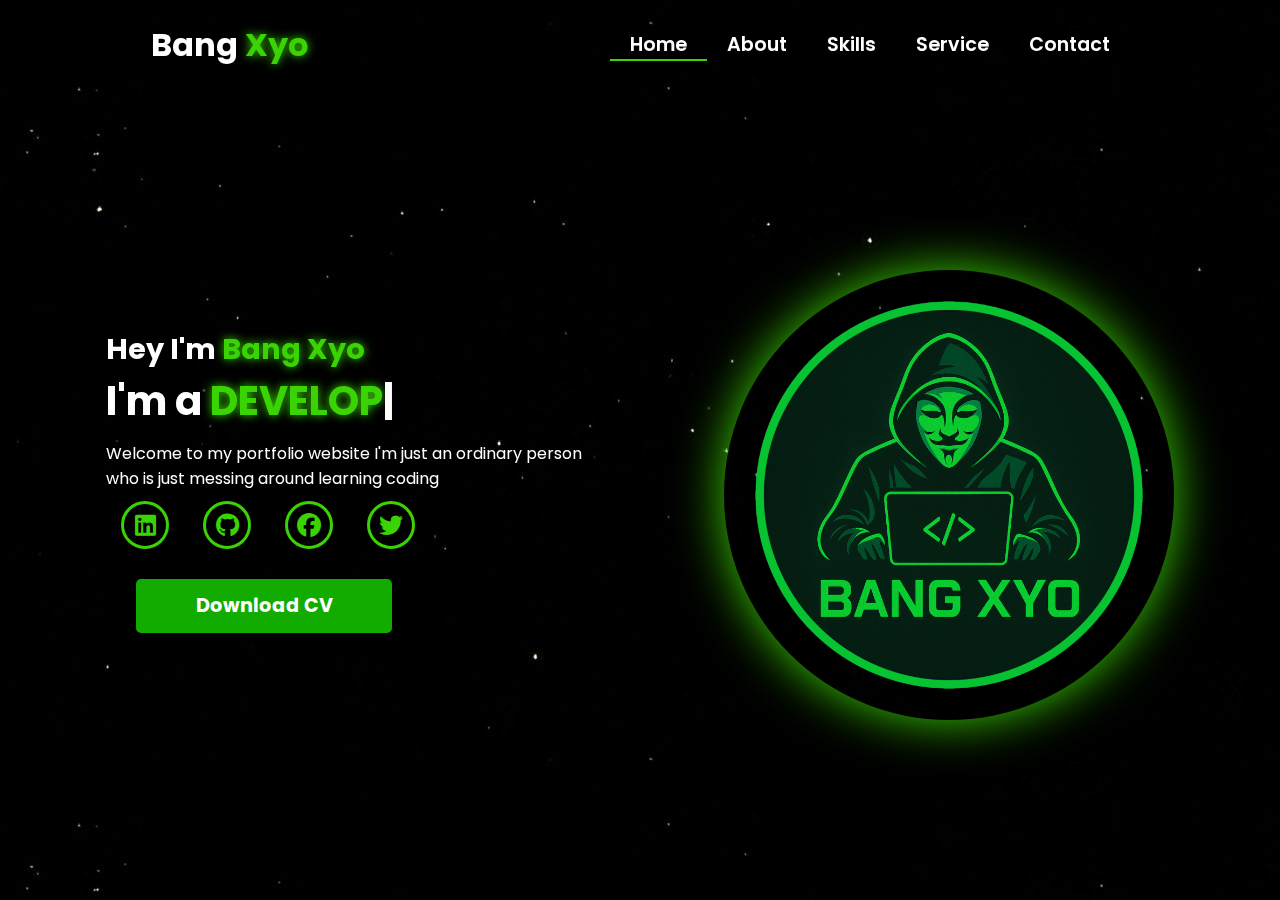
<file: index.html>
<!-- Subscrbe YouTube Tamzidan Mahdiyin  -->
<!DOCTYPE html>
<html lang="en">

<head>

    <!-- Pengaturan karakter encoding untuk mendukung semua karakter Unicode -->
    <meta charset="UTF-8">

    <!-- Pengaturan viewport untuk responsivitas pada perangkat mobile -->
    <meta name="viewport" content="width=device-width, initial-scale=1.0">

    <!-- 
      Import Font Awesome untuk ikon sosial media dan navigasi
      Versi 6.5.1 dipilih untuk fitur dan ikon terbaru 
    -->
    <link rel="stylesheet" href="https://cdnjs.cloudflare.com/ajax/libs/font-awesome/6.5.1/css/all.min.css">

    <!-- 
      Import AOS (Animate On Scroll) library
      Digunakan untuk membuat animasi scroll yang menarik 
    -->
    <link rel="stylesheet" href="https://unpkg.com/aos@next/dist/aos.css" />

    <!-- Import file CSS custom untuk styling tambahan -->
    <link rel="stylesheet" href="css/style.css">
    <title>Portfolio Website</title>
</head>

<body>

    <!-- 
      Navigation Section
      - Menggunakan sistem grid untuk layout
      - Includes logo dan menu navigasi
      - Responsive dengan hamburger menu untuk mobile 
    -->
    <nav>
        <div class="nav-container">

            <!-- 
              Logo dengan animasi zoom-in
              data-aos-duration: 1500ms untuk animasi yang smooth 
            -->
            <div class="logo" data-aos="zoom-in" data-aos-duration="1500">
                Bang <span>Xyo</span>
            </div>

            <!-- 
              Navigation Links
              - Menggunakan fade-up animation dengan delays bertingkat
              - Active class untuk halaman yang sedang aktif 
            -->
            <div class="links">
                <div class="link active" data-aos="fade-up" data-aos-duration="1500" data-aos-delay="100"><a
                        href="index.html">Home</a></div>
                <div class="link" data-aos="fade-up" data-aos-duration="1500" data-aos-delay="200"><a
                        href="about.html">About</a></div>
                <div class="link" data-aos="fade-up" data-aos-duration="1500" data-aos-delay="300"><a
                        href="skill.html">Skills</a></div>
                <div class="link" data-aos="fade-up" data-aos-duration="1500" data-aos-delay="400"><a
                        href="service.html">Service</a></div>
                <div class="link" data-aos="fade-up" data-aos-duration="1500" data-aos-delay="500"><a
                        href="contact.html">Contact</a></div>
            </div>
        </div>

        <!-- 
          Hamburger Menu Icon
          - Muncul pada tampilan mobile
          - Menggunakan Font Awesome icon
          - onClick handler untuk membuka menu 
        -->
        <i class="fa-solid fa-bars hamburg" onclick="hamburg()"></i>

        <!-- 
          Dropdown Menu untuk Mobile
          - Berisi link navigasi yang sama
          - Muncul ketika hamburger menu diklik
          - Includes tombol close (x) 
        -->
        <div class="dropdown">
            <div class="links">
                <a href="index.html">Home</a>
                <a href="about.html">About</a>
                <a href="skill.html">Skills</a>
                <a href="service.html">Service</a>
                <a href="contact.html">Contact</a>
                <i class="fa-solid fa-xmark cancel" onclick="cancel()"></i>
            </div>
        </div>
    </nav>

    <!-- 
      Main Content Section
      - Menggunakan grid untuk layout dua kolom
      - Includes teks intro dan gambar profil 
    -->
    <section>
        <div class="main-container">
            <!-- 
              Content Container
              - Berisi heading, typewriter effect, dan social links
              - Setiap elemen memiliki animasi AOS yang berbeda 
            -->
            <div class="content">
                <!-- Heading dengan fade-left animation -->
                <h1 data-aos="fade-left" data-aos-duration="1500" data-aos-delay="700">Hey I'm <span>Bang Xyo</span>
                </h1>

                <!-- 
                  Typewriter Effect
                  - Menggunakan JavaScript untuk animasi ketik
                  - Fade-right animation untuk container 
                -->
                <div data-aos="fade-right" data-aos-duration="1500" data-aos-delay="900" class="typewriter">I'm a <span
                        class="typewriter-text"></span><label for="">|</label></div>

                <!-- Paragraf deskripsi dengan flip-down animation -->
                <p data-aos="flip-down" data-aos-duration="1500" data-aos-delay="1100">Welcome to my portfolio website I'm just an ordinary person who is just messing around learning coding</p>

                <!-- 
                  Social Media Links
                  - Menggunakan Font Awesome icons
                  - Fade-up animation dengan delays bertingkat 
                -->
                <div class="social-links">
                    <a data-aos="fade-up" data-aos-duration="1500" data-aos-delay="1300"><i
                            class="fa-brands fa-linkedin"></i></a>
                    <a href="#" data-aos="fade-up" data-aos-duration="1500" data-aos-delay="1400"><i
                            class="fa-brands fa-github"></i></a>
                    <a href="#" data-aos="fade-up" data-aos-duration="1500" data-aos-delay="1500"><i
                            class="fa-brands fa-facebook"></i></a>
                    <a href="#" data-aos="fade-up" data-aos-duration="1500" data-aos-delay="1600"><i
                            class="fa-brands fa-twitter"></i></a>
                </div>

                <!-- 
                  Download CV Button
                  - Zoom-out animation dengan delay terpanjang
                  - Styling didefinisikan di CSS 
                -->
                <div class="btn" data-aos="zoom-out" data-aos-duration="1500" data-aos-delay="1800">
                    <button>Download CV</button>
                </div>
            </div>

            <!-- 
              Image Container
              - Menggunakan zoom-in animation
              - Durasi lebih panjang (3000ms) untuk efek dramatic 
            -->
            <div class="image" data-aos="zoom-in" data-aos-duration="3000">
                <img src="img/xyooly.png" alt="">
            </div>
        </div>
    </section>

    <!-- 
      Script Imports
      - AOS library untuk animasi
      - Custom JavaScript untuk fungsionalitas tambahan 
    -->
    <script src="https://unpkg.com/aos@next/dist/aos.js"></script>
    <script>
        // Inisialisasi AOS dengan offset 0 untuk trigger tepat waktu
        AOS.init({ offset: 0, });
    </script>
    <script src="./js/script.js"></script>
</body>

</html>
<!-- Subscrbe YouTube Tamzidan Mahdiyin  -->
</file>
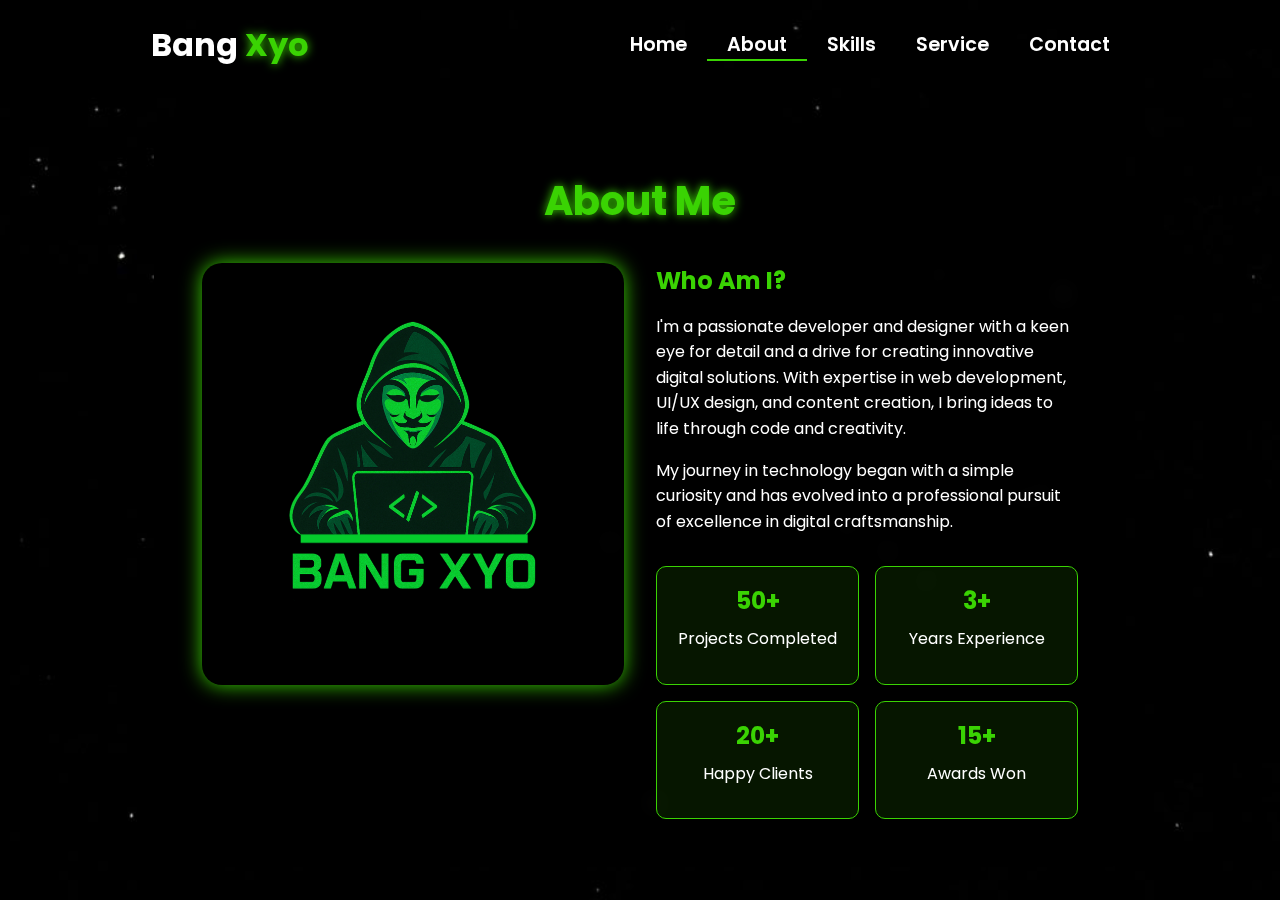
<file: about.html>
<!-- Subscribe Tamzidan Madiyin di YouTube -->

<!DOCTYPE html>
<html lang="en">

<head>
    <meta charset="UTF-8">
    <meta name="viewport" content="width=device-width, initial-scale=1.0">

    <!-- Link ke Font Awesome untuk ikon -->
    <link rel="stylesheet" href="https://cdnjs.cloudflare.com/ajax/libs/font-awesome/6.5.1/css/all.min.css">

    <!-- Link ke library animasi AOS -->
    <link rel="stylesheet" href="https://unpkg.com/aos@next/dist/aos.css" />

    <!-- CSS internal untuk styling halaman -->
    <style>
        /* 
          Import Google Font Poppins
          Font weight yang diimport: 100, 200, 300, 400, 500, 600 
        */
        @import url("https://fonts.googleapis.com/css2?family=Poppins:wght@100;200;300;400;500;600&display=swap");

        /* Reset CSS dan pengaturan default */
        * {
            padding: 0;
            margin: 0;
            font-family: "Poppins", sans-serif;
            box-sizing: border-box;
        }

        /* 
          Styling untuk body
          - Menggunakan background image
          - Cover seluruh viewport
          - Mencegah horizontal scroll
        */
        body {
            width: 100%;
            min-height: 100vh;
            background-image: url("./img/background.jpg");
            background-size: cover;
            overflow-x: hidden;
            position: relative;
        }

        /* 
          Navbar styling
          - Fixed height 10vh
          - Posisi relative untuk positioning yang tepat
          - z-index tinggi agar selalu di atas konten lain
        */
        nav {
            width: 100%;
            height: 10vh;
            position: sticky;
            position: relative;
            /* Ubah dari sticky ke relative */
            z-index: 1000;
            /* Tambahkan z-index tinggi untuk nav */
        }

        /* Container untuk konten navbar */
        .nav-container {
            width: 100%;
            height: 100%;
            display: flex;
            justify-content: space-around;
            align-items: center;
        }

        /* 
          Logo styling
          - Warna putih dengan ukuran 2rem
          - Text shadow untuk efek glow pada span 
        */
        .logo {
            color: white;
            font-size: 2rem;
            font-weight: bold;
        }

        .logo span {
            color: rgb(58, 211, 3);
            text-shadow: 0 0 10px rgb(58, 211, 3);
        }

        /* 
          Hamburger dan Cancel button styling
          - Hanya muncul di mobile view
          - Posisi absolute di kanan atas
        */
        .hamburg,
        .cancel {
            cursor: pointer;
            position: absolute;
            right: 15px;
            top: 10px;
            color: white;
            display: none;
            font-size: clamp(2.5rem, 0.5rem + 5vw, 3rem);
        }

        /* 
          Navigation links container
          - Flex layout untuk alignment horizontal
        */
        .nav-container .links {
            display: flex;
        }

        /* 
          Individual navigation links
          - Spacing dan styling untuk tiap link
          - Hover effect dengan border bottom
        */
        .nav-container .links a {
            font-size: 1.2rem;
            color: white;
            margin: 0 20px;
            text-decoration: none;
            font-weight: 550;
            transition: 0.3s linear;
        }

        .nav-container .links a:hover {
            color: rgb(58, 211, 3);
            border-bottom: 2px solid rgb(58, 211, 3);
        }

        /* Styling untuk link aktif */
        .nav-container .links .active {
            color: rgb(58, 211, 3);
            border-bottom: 2px solid rgb(58, 211, 3);
        }

        /* 
          Dropdown menu untuk mobile view
          - Fixed positioning dengan transform untuk animasi
          - Backdrop filter untuk efek blur
        */
        .dropdown {
            z-index: 1000;
            position: fixed;
            top: 0;
            left: 0;
            right: 0;
            transform: translateY(-500px);
            width: 100%;
            height: auto;
            backdrop-filter: blur(4px) brightness(40%);
            box-shadow: 0 0 20px black;
            transition: 0.2s linear;
        }

        .dropdown .links a {
            display: flex;
            color: white;
            text-decoration: none;
            padding: 15px 0;
            justify-content: center;
            align-items: center;
            transition: 0.2s linear;
        }

        .dropdown .links a:hover {
            background-color: rgb(58, 211, 3);
        }

        /* About Section Styles */
        .about-container {
            width: 100%;
            min-height: 90vh;
            display: flex;
            justify-content: center;
            align-items: center;
            padding: 2rem;
            position: relative;
            z-index: 1;
        }

        .about-content {
            width: 80%;
            max-width: 1200px;
            background: rgba(0, 0, 0, 0.7);
            backdrop-filter: blur(10px);
            border-radius: 20px;
            padding: 3rem;
            color: white;
            /* box-shadow: 0 0 30px rgba(58, 211, 3, 0.3); */
        }

        .about-header {
            text-align: center;
            margin-bottom: 2rem;
        }

        .about-header h1 {
            font-size: 2.5rem;
            color: rgb(58, 211, 3);
            text-shadow: 0 0 10px rgb(58, 211, 3);
            margin-bottom: 1rem;
        }

        .about-grid {
            display: grid;
            grid-template-columns: 1fr 1fr;
            gap: 2rem;
        }

        .about-image {
            width: 100%;
            aspect-ratio: 1;
            border-radius: 20px;
            overflow: hidden;
            box-shadow: 0 0 20px rgb(58, 211, 3);
        }

        .about-image img {
            width: 100%;
            height: 100%;
            object-fit: cover;
        }

        .about-text h2 {
            color: rgb(58, 211, 3);
            margin-bottom: 1rem;
        }

        .about-text p {
            line-height: 1.6;
            margin-bottom: 1rem;
        }

        .stats {
            display: grid;
            grid-template-columns: repeat(2, 1fr);
            gap: 1rem;
            margin-top: 2rem;
        }

        .stat-item {
            background: rgba(58, 211, 3, 0.1);
            padding: 1rem;
            border-radius: 10px;
            text-align: center;
            border: 1px solid rgb(58, 211, 3);
            cursor: pointer;
        }

        .stat-item h3 {
            color: rgb(58, 211, 3);
            font-size: 1.5rem;
            margin-bottom: 0.5rem;
        }

        .content-grid {
            display: grid;
            grid-template-columns: repeat(auto-fit, minmax(280px, 1fr));
            gap: 2rem;
            padding: 2rem 0;
        }

        .content-card {
            background: rgba(58, 211, 3, 0.1);
            border-radius: 15px;
            overflow: hidden;
            transition: all 0.3s ease;
            cursor: pointer;
        }

        .content-card:hover {
            transform: translateY(-5px);
            box-shadow: 0 5px 15px rgba(58, 211, 3, 0.3);
        }

        .card-image {
            width: 100%;
            height: 200px;
            overflow: hidden;
        }

        .card-image img {
            width: 100%;
            height: 100%;
            object-fit: cover;
        }

        .card-info {
            padding: 1.5rem;
        }

        .card-info h3 {
            color: rgb(58, 211, 3);
            margin-bottom: 0.5rem;
        }

        .card-info p {
            font-size: 0.9rem;
            margin-bottom: 1rem;
        }

        .card-info .technologies {
            display: flex;
            flex-wrap: wrap;
            gap: 0.5rem;
            margin-top: 1rem;
        }

        .technology-tag {
            background: rgba(58, 211, 3, 0.2);
            padding: 0.3rem 0.8rem;
            border-radius: 15px;
            font-size: 0.8rem;
            color: rgb(58, 211, 3);
        }

        .back-button {
            display: inline-block;
            padding: 0.8rem 1.5rem;
            background: rgb(58, 211, 3);
            color: white;
            border-radius: 5px;
            text-decoration: none;
            margin-bottom: 2rem;
            transition: all 0.3s ease;
        }

        .back-button:hover {
            background: rgb(45, 165, 2);
            transform: translateY(-2px);
        }

        .award-icon {
            font-size: 2rem;
            color: rgb(58, 211, 3);
            margin-bottom: 1rem;
        }

        .client-testimonial {
            font-style: italic;
            margin-top: 1rem;
            padding: 1rem;
            background: rgba(58, 211, 3, 0.05);
            border-radius: 10px;
        }



        @media (max-width: 884px) {
            .about-grid {
                grid-template-columns: 1fr;
            }

            nav .logo {
                position: absolute;
                top: 16px;
                left: 15px;
                font-size: 1.5rem;
            }

            .nav-container .links {
                display: none;
            }

            .hamburg,
            .cancel {
                display: block;
            }
        }

        @media (max-width: 440px) {
            .about-container {
                padding: 1rem;
            }

            .about-content {
                width: 95%;
                /* Memperbesar width untuk layar kecil */
                padding: 1.5rem;
            }

            .about-header h1 {
                font-size: 1.8rem;
                /* Mengurangi ukuran judul */
            }

            .about-text h2 {
                font-size: 1.4rem;
                /* Mengurangi ukuran sub-judul */
            }

            .about-text p {
                font-size: 0.9rem;
                /* Mengurangi ukuran teks */
                line-height: 1.4;
            }

            .about-image {
                width: 100%;
                max-height: 250px;
                /* Membatasi tinggi gambar */
            }

            .stats {
                grid-template-columns: repeat(2, 1fr);
                /* Tetap 2 kolom tapi lebih kecil */
                gap: 0.8rem;
            }

            .stat-item {
                padding: 0.8rem;
            }

            .stat-item h3 {
                font-size: 1.2rem;
                /* Mengurangi ukuran angka statistik */
            }

            .stat-item p {
                font-size: 0.8rem;
                /* Mengurangi ukuran teks statistik */
            }

            /* Menyesuaikan padding untuk link statistik */
            .stat-item a {
                padding: 0.5rem;
                display: block;
            }
        }
    </style>
    <title>About - Portfolio Website</title>
</head>

<body>

    <!-- Navigasi -->
    <nav>
        <div class="nav-container">
            <div class="logo" data-aos="zoom-in" data-aos-duration="1500">
                Bang <span>Xyo</span>
            </div>
            <div class="links">
                <div class="link" data-aos="fade-up" data-aos-duration="1500" data-aos-delay="100"><a
                        href="index.html">Home</a></div>
                <div class="link active" data-aos="fade-up" data-aos-duration="1500" data-aos-delay="200"><a
                        href="about.html">About</a></div>
                <div class="link" data-aos="fade-up" data-aos-duration="1500" data-aos-delay="300"><a
                        href="skill.html">Skills</a></div>
                <div class="link" data-aos="fade-up" data-aos-duration="1500" data-aos-delay="400"><a
                        href="service.html">Service</a></div>
                <div class="link" data-aos="fade-up" data-aos-duration="1500" data-aos-delay="500"><a
                        href="contact.html">Contact</a></div>
            </div>
        </div>
        <i class="fa-solid fa-bars hamburg" onclick="hamburg()"></i>
        <div class="dropdown">
            <div class="links">
                <a href="index.html">Home</a>
                <a href="about.html">About</a>
                <a href="skill.html">Skills</a>
                <a href="service.html">Service</a>
                <a href="contact.html">Contact</a>
                <i class="fa-solid fa-xmark cancel" onclick="cancel()"></i>
            </div>
        </div>
    </nav>

    <!-- Konten utama halaman About -->
    <div class="about-container">
        <div class="about-content" id="aboutContent">
            <!-- Bagian header -->
            <div class="about-header" data-aos="fade-down" data-aos-duration="1500">
                <h1>About Me</h1>
            </div>

            <!-- Grid untuk gambar dan teks deskripsi -->
            <div class="about-grid">
                <div class="about-image" data-aos="fade-right" data-aos-duration="1500">
                    <img src="img/xyo.png" alt="About Image">
                </div>
                <div class="about-text" data-aos="fade-left" data-aos-duration="1500">
                    <h2>Who Am I?</h2>
                    <p>I'm a passionate developer and designer with a keen eye for detail and a drive for creating
                        innovative digital solutions. With expertise in web development, UI/UX design, and content
                        creation, I bring ideas to life through code and creativity.</p>
                    <p>My journey in technology began with a simple curiosity and has evolved into a professional
                        pursuit of excellence in digital craftsmanship.</p>

                    <div class="stats">
                        <div class="stat-item" data-aos="zoom-in" data-aos-duration="1500" data-aos-delay="200"
                            onclick="showProjects()">
                            <h3>50+</h3>
                            <p>Projects Completed</p>
                        </div>
                        <div class="stat-item" data-aos="zoom-in" data-aos-duration="1500" data-aos-delay="400"
                            onclick="showExperience()">
                            <h3>3+</h3>
                            <p>Years Experience</p>
                        </div>
                        <div class="stat-item" data-aos="zoom-in" data-aos-duration="1500" data-aos-delay="600"
                            onclick="showClients()">
                            <h3>20+</h3>
                            <p>Happy Clients</p>
                        </div>
                        <div class="stat-item" data-aos="zoom-in" data-aos-duration="1500" data-aos-delay="800"
                            onclick="showAwards()">
                            <h3>15+</h3>
                            <p>Awards Won</p>
                        </div>
                    </div>
                </div>
            </div>
        </div>

        <!-- Link ke library animasi AOS -->
        <script src="https://unpkg.com/aos@next/dist/aos.js"></script>

        <!-- JavaScript untuk interaksi dan animasi halaman -->
        <script>

            // Inisialisasi library AOS
            AOS.init({ offset: 0 });

            // Fungsi untuk menampilkan menu hamburger
            function hamburg() {
                const navbar = document.querySelector(".dropdown")
                navbar.style.transform = "translateY(0px)"
            }

            // Fungsi untuk menyembunyikan menu hamburger
            function cancel() {
                const navbar = document.querySelector(".dropdown")
                navbar.style.transform = "translateY(-500px)"
            }

            // Fungsi untuk menampilkan daftar Project
            function showProjects() {
                const aboutContent = document.getElementById('aboutContent');
                aboutContent.innerHTML = `
                <a href="about.html" class="back-button" onclick="restoreInitialContent()">
                    <i class="fas fa-arrow-left"></i> Back
                </a>
                <div class="about-header" data-aos="fade-down" data-aos-duration="1500">
                    <h1>My Projects</h1>
                </div>
                <div class="content-grid">
                    ${generateProjectCards()}
                </div>
            `;
                AOS.refresh();
            }

            // Fungsi untuk menampilkan daftar Experience
            function showExperience() {
                const aboutContent = document.getElementById('aboutContent');
                aboutContent.innerHTML = `
                <a href="about.html" class="back-button" onclick="restoreInitialContent()">
                    <i class="fas fa-arrow-left"></i> Back
                </a>
                <div class="about-header" data-aos="fade-down" data-aos-duration="1500">
                    <h1>My Experience</h1>
                </div>
                <div class="content-grid">
                    ${generateExperienceCards()}
                </div>
            `;
                AOS.refresh();
            }

            // Fungsi untuk menampilkan daftar Clients
            function showClients() {
                const aboutContent = document.getElementById('aboutContent');
                aboutContent.innerHTML = `
                <a href="about.html" class="back-button" onclick="restoreInitialContent()">
                    <i class="fas fa-arrow-left"></i> Back
                </a>
                <div class="about-header" data-aos="fade-down" data-aos-duration="1500">
                    <h1>Client Success Stories</h1>
                </div>
                <div class="content-grid">
                    ${generateClientCards()}
                </div>
            `;
                AOS.refresh();
            }

            // Fungsi untuk menampilkan daftar Awards
            function showAwards() {
                const aboutContent = document.getElementById('aboutContent');
                aboutContent.innerHTML = `
                <a href="about.html" class="back-button" onclick="restoreInitialContent()">
                    <i class="fas fa-arrow-left"></i> Back
                </a>
                <div class="about-header" data-aos="fade-down" data-aos-duration="1500">
                    <h1>Awards & Recognition</h1>
                </div>
                <div class="content-grid">
                    ${generateAwardCards()}
                </div>
            `;
                AOS.refresh();
            }

            // Fungsi pembantu untuk menghasilkan kartu project
            function generateProjectCards() {
                const projects = [
                    {
                        title: "E-Commerce Platform",
                        image: "img/xyo.png",
                        description: "A full-stack e-commerce solution with payment integration",
                        technologies: ["React", "Node.js", "MongoDB"]
                    },
                    {
                        title: "Portfolio Website",
                        image: "img/xyo.png",
                        description: "Responsive portfolio website with modern animations",
                        technologies: ["HTML", "CSS", "JavaScript"]
                    },
                    {
                        title: "Task Management App",
                        image: "img/xyo.png",
                        description: "Mobile-first task management application",
                        technologies: ["Vue.js", "Firebase"]
                    }
                    // Add more projects as needed
                ];

                return projects.map(project => `
                <div class="content-card" data-aos="fade-up">
                    <div class="card-image">
                        <img src="${project.image}" alt="${project.title}">
                    </div>
                    <div class="card-info">
                        <h3>${project.title}</h3>
                        <p>${project.description}</p>
                        <div class="technologies">
                            ${project.technologies.map(tech => `
                                <span class="technology-tag">${tech}</span>
                            `).join('')}
                        </div>
                    </div>
                </div>
            `).join('');
            }

            // Fungsi pembantu untuk menghasilkan kartu experience
            function generateExperienceCards() {
                const experiences = [
                    {
                        title: "Senior Web Developer",
                        company: "Tech Solutions Inc.",
                        period: "2021 - Present",
                        description: "Leading frontend development team and implementing modern web solutions"
                    },
                    {
                        title: "Frontend Developer",
                        company: "Digital Agency",
                        period: "2019 - 2021",
                        description: "Developed responsive websites and web applications"
                    }
                    // Add more experiences as needed
                ];

                return experiences.map(exp => `
                <div class="content-card" data-aos="fade-up">
                    <div class="card-info">
                        <h3>${exp.title}</h3>
                        <h4>${exp.company}</h4>
                        <p class="period">${exp.period}</p>
                        <p>${exp.description}</p>
                    </div>
                </div>
            `).join('');
            }

            // Fungsi pembantu untuk menghasilkan kartu client
            function generateClientCards() {
                const clients = [
                    {
                        name: "Ferdy",
                        company: "Innovation Corp",
                        image: "img/ferdi.png",
                        testimonial: "Outstanding work on our company website redesign!"
                    },
                    {
                        name: "Mahendra",
                        company: "Tech Startup",
                        image: "img/mahendra.png",
                        testimonial: "Delivered our app ahead of schedule with excellent quality"
                    }
                    // Add more clients as needed
                ];

                return clients.map(client => `
                <div class="content-card" data-aos="fade-up">
                    <div class="card-image">
                        <img src="${client.image}" alt="${client.name}">
                    </div>
                    <div class="card-info">
                        <h3>${client.name}</h3>
                        <h4>${client.company}</h4>
                        <p class="client-testimonial">"${client.testimonial}"</p>
                    </div>
                </div>
            `).join('');
            }

            // Fungsi pembantu untuk menghasilkan kartu award
            function generateAwardCards() {
                const awards = [
                    {
                        title: "Best Web Design",
                        organization: "Design Awards 2023",
                        description: "Recognition for exceptional web design and user experience"
                    },
                    {
                        title: "Innovation Award",
                        organization: "Tech Summit 2022",
                        description: "Awarded for innovative use of emerging technologies"
                    }
                    // Add more awards as needed
                ];

                return awards.map(award => `
                <div class="content-card" data-aos="fade-up">
                    <div class="card-info">
                        <div class="award-icon">
                            <i class="fas fa-trophy"></i>
                        </div>
                        <h3>${award.title}</h3>
                        <h4>${award.organization}</h4>
                        <p>${award.description}</p>
                    </div>
                </div>
            `).join('');
            }

            // Fungsi untuk mengembalikan konten awal
            function restoreInitialContent() {
                const aboutContent = document.getElementById('aboutContent');
                aboutContent.innerHTML = `
                <div class="about-header" data-aos="fade-down" data-aos-duration="1500">
                    <h1>About Me</h1>
                </div>
                <div class="about-grid">
                    <div class="about-image" data-aos="fade-right" data-aos-duration="1500">
                        <img src="img/xyo.png" alt="About Image">
                    </div>
                    <div class="about-text" data-aos="fade-left" data-aos-duration="1500">
                        <h2>Who Am I?</h2>
                        <p>I'm a passionate developer and designer with a keen eye for detail and a drive for creating
                            innovative digital solutions. With expertise in web development, UI/UX design, and content
                            creation, I bring ideas to life through code and creativity.</p>
                        <p>My journey in technology began with a simple curiosity and has evolved into a professional
                            pursuit of excellence in digital craftsmanship.</p>

                        <div class="stats">
                            <div class="stat-item" data-aos="zoom-in" data-aos-duration="1500" data-aos-delay="200" onclick="showProjects()">
                                <h3>50+</h3>
                                <p>Projects Completed</p>
                            </div>
                            <div class="stat-item" data-aos="zoom-in" data-aos-duration="1500" data-aos-delay="400" onclick="showExperience()">
                                <h3>3+</h3>
                                <p>Years Experience</p>
                            </div>
                            <div class="stat-item" data-aos="zoom-in" data-aos-duration="1500" data-aos-delay="600" onclick="showClients()">
                                <h3>20+</h3>
                                <p>Happy Clients</p>
                            </div>
                            <div class="stat-item" data-aos="zoom-in" data-aos-duration="1500" data-aos-delay="800" onclick="showAwards()">
                                <h3>15+</h3>
                                <p>Awards Won</p>
                            </div>
                        </div>
                    </div>
                </div>
            `;
                AOS.refresh();
            }

        </script>
</body>

</html>

<!-- Subscribe Tamzidan Madiyin di YouTube -->
</file>
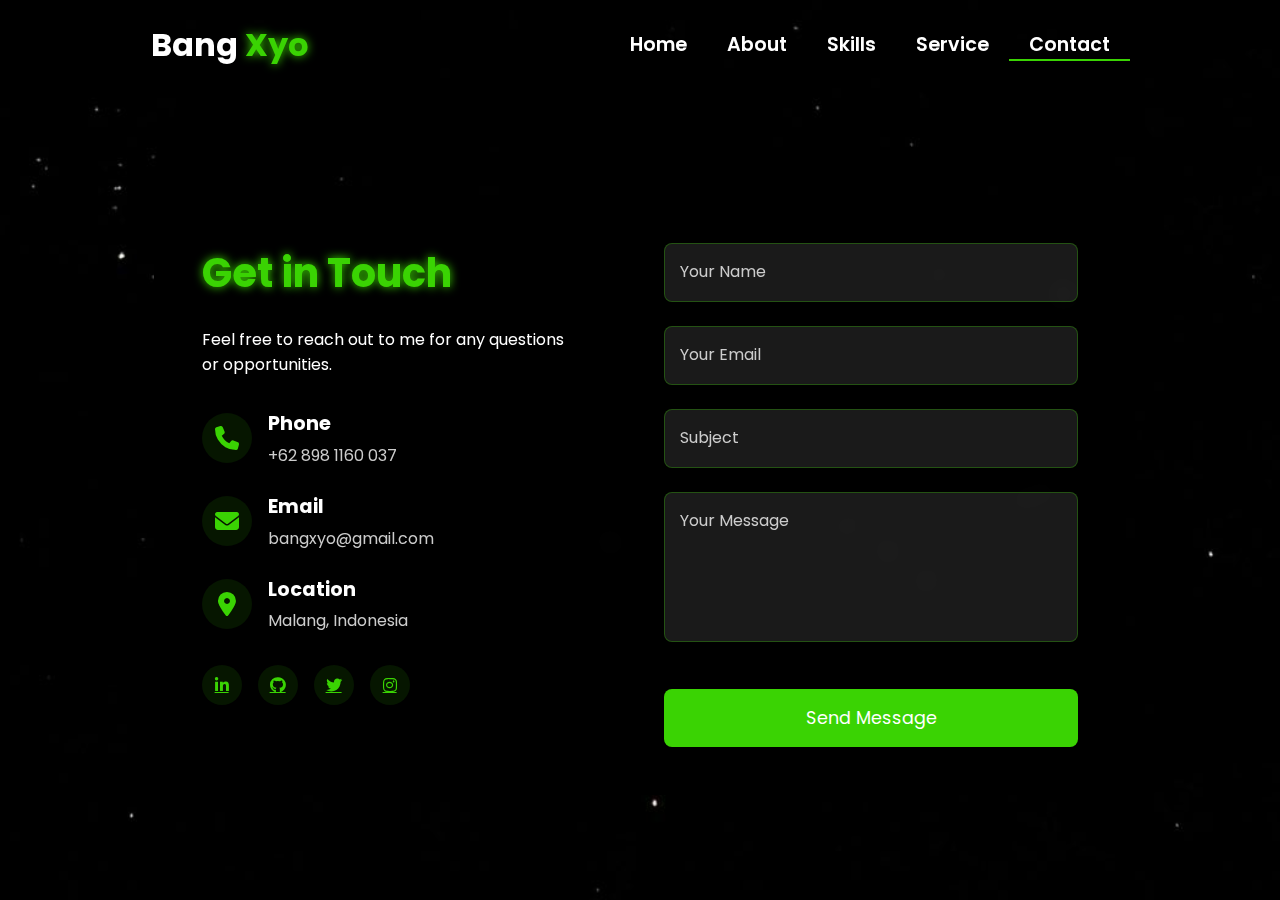
<file: contact.html>
<!-- Subscribe Tamzidan Madiyin di YouTube -->
<!DOCTYPE html>
<html lang="en">

<head>
    <meta charset="UTF-8">
    <meta name="viewport" content="width=device-width, initial-scale=1.0">
    <link rel="stylesheet" href="https://cdnjs.cloudflare.com/ajax/libs/font-awesome/6.5.1/css/all.min.css">
    <link rel="stylesheet" href="https://unpkg.com/aos@next/dist/aos.css" />
    <style>
        @import url("https://fonts.googleapis.com/css2?family=Poppins:wght@100;200;300;400;500;600&display=swap");

        * {
            padding: 0;
            margin: 0;
            font-family: "Poppins", sans-serif;
            box-sizing: border-box;
        }

        body {
            width: 100%;
            height: 100vh;
            background-image: url("./img/background.jpg");
            background-size: cover;
            overflow: auto;
            position: relative;
        }

        nav {
            width: 100%;
            height: 10vh;
            position: relative;
            z-index: 1000;
        }

        .nav-container {
            width: 100%;
            height: 100%;
            display: flex;
            justify-content: space-around;
            align-items: center;
        }

        .logo {
            color: white;
            font-size: 2rem;
            font-weight: bold;
        }

        .logo span {
            color: rgb(58, 211, 3);
            text-shadow: 0 0 10px rgb(58, 211, 3);
        }

        .hamburg,
        .cancel {
            cursor: pointer;
            position: absolute;
            right: 15px;
            top: 10px;
            color: white;
            display: none;
            font-size: clamp(2.5rem, 0.5rem + 5vw, 3rem);
        }

        .nav-container .links {
            display: flex;
        }

        .nav-container .links a {
            font-size: 1.2rem;
            color: white;
            margin: 0 20px;
            text-decoration: none;
            font-weight: 550;
            transition: 0.3s linear;
        }

        .nav-container .links a:hover {
            color: rgb(58, 211, 3);
            border-bottom: 2px solid rgb(58, 211, 3);
        }

        .nav-container .links .active {
            color: rgb(58, 211, 3);
            border-bottom: 2px solid rgb(58, 211, 3);
        }

        .dropdown {
            z-index: 1000;
            position: fixed;
            top: 0;
            left: 0;
            right: 0;
            transform: translateY(-500px);
            width: 100%;
            height: auto;
            backdrop-filter: blur(4px) brightness(40%);
            box-shadow: 0 0 20px black;
            transition: 0.2s linear;
        }

        .dropdown .links a {
            display: flex;
            color: white;
            text-decoration: none;
            padding: 15px 0;
            justify-content: center;
            align-items: center;
            transition: 0.2s linear;
        }

        .dropdown .links a:hover {
            background-color: rgb(58, 211, 3);
        }

        /* Contact Section Styles */
        .contact-container {
            width: 100%;
            min-height: 90vh;
            display: flex;
            justify-content: center;
            align-items: center;
            padding: 2rem;
        }

        .contact-content {
            width: 80%;
            max-width: 1200px;
            background: rgba(0, 0, 0, 0.7);
            backdrop-filter: blur(10px);
            border-radius: 20px;
            padding: 3rem;
            color: white;
            display: grid;
            grid-template-columns: 1fr 1fr;
            gap: 3rem;
        }

        .contact-info {
            padding-right: 2rem;
        }

        .contact-header h1 {
            font-size: 2.5rem;
            color: rgb(58, 211, 3);
            text-shadow: 0 0 10px rgb(58, 211, 3);
            margin-bottom: 1.5rem;
        }

        .contact-details {
            margin-top: 2rem;
        }

        .contact-item {
            display: flex;
            align-items: center;
            margin-bottom: 1.5rem;
        }

        .contact-icon {
            width: 50px;
            height: 50px;
            background: rgba(58, 211, 3, 0.1);
            border-radius: 50%;
            display: flex;
            justify-content: center;
            align-items: center;
            margin-right: 1rem;
        }

        .contact-icon i {
            font-size: 1.5rem;
            color: rgb(58, 211, 3);
        }

        .contact-text h3 {
            font-size: 1.2rem;
            margin-bottom: 0.3rem;
        }

        .contact-text p {
            color: #cccccc;
        }

        .contact-form form {
            display: flex;
            flex-direction: column;
            gap: 1.5rem;
        }

        .form-group {
            position: relative;
        }

        .form-group input,
        .form-group textarea {
            width: 100%;
            padding: 1rem;
            background: rgba(255, 255, 255, 0.1);
            border: 1px solid rgba(58, 211, 3, 0.3);
            border-radius: 8px;
            color: white;
            font-size: 1rem;
            transition: all 0.3s ease;
        }

        .form-group textarea {
            height: 150px;
            resize: none;
        }

        .form-group input:focus,
        .form-group textarea:focus {
            outline: none;
            border-color: rgb(58, 211, 3);
            box-shadow: 0 0 10px rgba(58, 211, 3, 0.3);
        }

        .form-group label {
            position: absolute;
            left: 1rem;
            top: 1rem;
            color: #cccccc;
            transition: all 0.3s ease;
            pointer-events: none;
        }

        .form-group input:focus~label,
        .form-group input:valid~label,
        .form-group textarea:focus~label,
        .form-group textarea:valid~label {
            top: -0.5rem;
            left: 0.8rem;
            font-size: 0.8rem;
            padding: 0 0.5rem;
            background: rgba(0, 0, 0, 0.7);
            color: rgb(58, 211, 3);
        }

        .submit-btn {
            padding: 1rem 2rem;
            background: rgb(58, 211, 3);
            border: none;
            border-radius: 8px;
            color: white;
            font-size: 1.1rem;
            cursor: pointer;
            transition: all 0.3s ease;
            margin-top: 1rem;
        }

        .submit-btn:hover {
            background: transparent;
            box-shadow: 0 0 20px rgba(58, 211, 3, 0.5);
            border: 2px solid rgb(58, 211, 3);
        }

        .social-links {
            margin-top: 2rem;
            display: flex;
            gap: 1rem;
        }

        .social-links a {
            width: 40px;
            height: 40px;
            background: rgba(58, 211, 3, 0.1);
            border-radius: 50%;
            display: flex;
            justify-content: center;
            align-items: center;
            color: rgb(58, 211, 3);
            transition: all 0.3s ease;
        }

        .social-links a:hover {
            background: rgb(58, 211, 3);
            color: white;
            transform: translateY(-5px);
            box-shadow: 0 0 15px rgba(58, 211, 3, 0.5);
        }

        @media (max-height: 800px) {
            body {
                height: auto;
                min-height: 100vh;
            }

            .contact-container {
                height: auto;
                min-height: 90vh;
            }
        }

        @media (max-width: 884px) {
            nav .logo {
                position: absolute;
                top: 16px;
                left: 15px;
                font-size: 1.5rem;
            }

            .nav-container .links {
                display: none;
            }

            .hamburg,
            .cancel {
                display: block;
            }

            .contact-content {
                grid-template-columns: 1fr;
                gap: 2rem;
            }

            .contact-info {
                padding-right: 0;
            }
        }

        @media (max-width: 640px) {
            .contact-container {
                padding: 1rem;
            }

            .contact-content {
                width: 95%;
                padding: 1.5rem;
            }

            .contact-header h1 {
                font-size: 2rem;
            }

            .contact-item {
                flex-direction: column;
                text-align: center;
            }

            .contact-icon {
                margin-right: 0;
                margin-bottom: 1rem;
            }
        }
    </style>
    <title>Contact - Portfolio Website</title>
</head>

<body>
    <nav>
        <div class="nav-container">
            <div class="logo" data-aos="zoom-in" data-aos-duration="1500">
                Bang <span>Xyo</span>
            </div>
            <div class="links">
                <div class="link" data-aos="fade-up" data-aos-duration="1500" data-aos-delay="100"><a
                        href="index.html">Home</a></div>
                <div class="link" data-aos="fade-up" data-aos-duration="1500" data-aos-delay="200"><a
                        href="about.html">About</a></div>
                <div class="link" data-aos="fade-up" data-aos-duration="1500" data-aos-delay="300"><a
                        href="skill.html">Skills</a></div>
                <div class="link" data-aos="fade-up" data-aos-duration="1500" data-aos-delay="400"><a
                        href="service.html">Service</a></div>
                <div class="link active" data-aos="fade-up" data-aos-duration="1500" data-aos-delay="500"><a
                        href="contact.html">Contact</a></div>
            </div>
        </div>
        <i class="fa-solid fa-bars hamburg" onclick="hamburg()"></i>
        <div class="dropdown">
            <div class="links">
                <a href="index.html">Home</a>
                <a href="about.html">About</a>
                <a href="skill.html">Skills</a>
                <a href="service.html">Service</a>
                <a href="contact.html">Contact</a>
                <i class="fa-solid fa-xmark cancel" onclick="cancel()"></i>
            </div>
        </div>
    </nav>

    <div class="contact-container">
        <div class="contact-content">
            <div class="contact-info">
                <div class="contact-header" data-aos="fade-right" data-aos-duration="1500">
                    <h1>Get in Touch</h1>
                    <p>Feel free to reach out to me for any questions or opportunities.</p>
                </div>

                <div class="contact-details">
                    <div class="contact-item" data-aos="fade-right" data-aos-duration="1500" data-aos-delay="200">
                        <div class="contact-icon">
                            <i class="fas fa-phone"></i>
                        </div>
                        <div class="contact-text">
                            <h3>Phone</h3>
                            <p>+62 898 1160 037</p>
                        </div>
                    </div>

                    <div class="contact-item" data-aos="fade-right" data-aos-duration="1500" data-aos-delay="400">
                        <div class="contact-icon">
                            <i class="fas fa-envelope"></i>
                        </div>
                        <div class="contact-text">
                            <h3>Email</h3>
                            <p>bangxyo@gmail.com</p>
                        </div>
                    </div>

                    <div class="contact-item" data-aos="fade-right" data-aos-duration="1500" data-aos-delay="600">
                        <div class="contact-icon">
                            <i class="fas fa-location-dot"></i>
                        </div>
                        <div class="contact-text">
                            <h3>Location</h3>
                            <p>Malang, Indonesia</p>
                        </div>
                    </div>
                </div>

                <div class="social-links" data-aos="fade-up" data-aos-duration="1500" data-aos-delay="800">
                    <a href="#"><i class="fab fa-linkedin-in"></i></a>
                    <a href="#"><i class="fab fa-github"></i></a>
                    <a href="#"><i class="fab fa-twitter"></i></a>
                    <a href="#"><i class="fab fa-instagram"></i></a>
                </div>
            </div>

            <div class="contact-form" data-aos="fade-left" data-aos-duration="1500" data-aos-delay="200">
                <form action="https://formspree.io/f/mwppavbk" method="POST">
                    <div class="form-group">
                        <input type="text" id="name" name="name" required>
                        <label for="name">Your Name</label>
                    </div>

                    <div class="form-group">
                        <input type="email" id="email" name="email" required>
                        <label for="email">Your Email</label>
                    </div>

                    <div class="form-group">
                        <input type="text" id="subject" name="subject" required>
                        <label for="subject">Subject</label>
                    </div>

                    <div class="form-group">
                        <textarea id="message" name="message" required></textarea>
                        <label for="message">Your Message</label>
                    </div>

                    <button type="submit" class="submit-btn">Send Message</button>
                </form>
            </div>
        </div>
    </div>

    <script src="https://unpkg.com/aos@next/dist/aos.js"></script>
    <script>
        AOS.init({ offset: 0, });
    </script>
    <script src="./js/script.js"></script>
</body>

</html>
<!-- Subscrbe YouTube Tamzidan Mahdiyin  -->
</file>
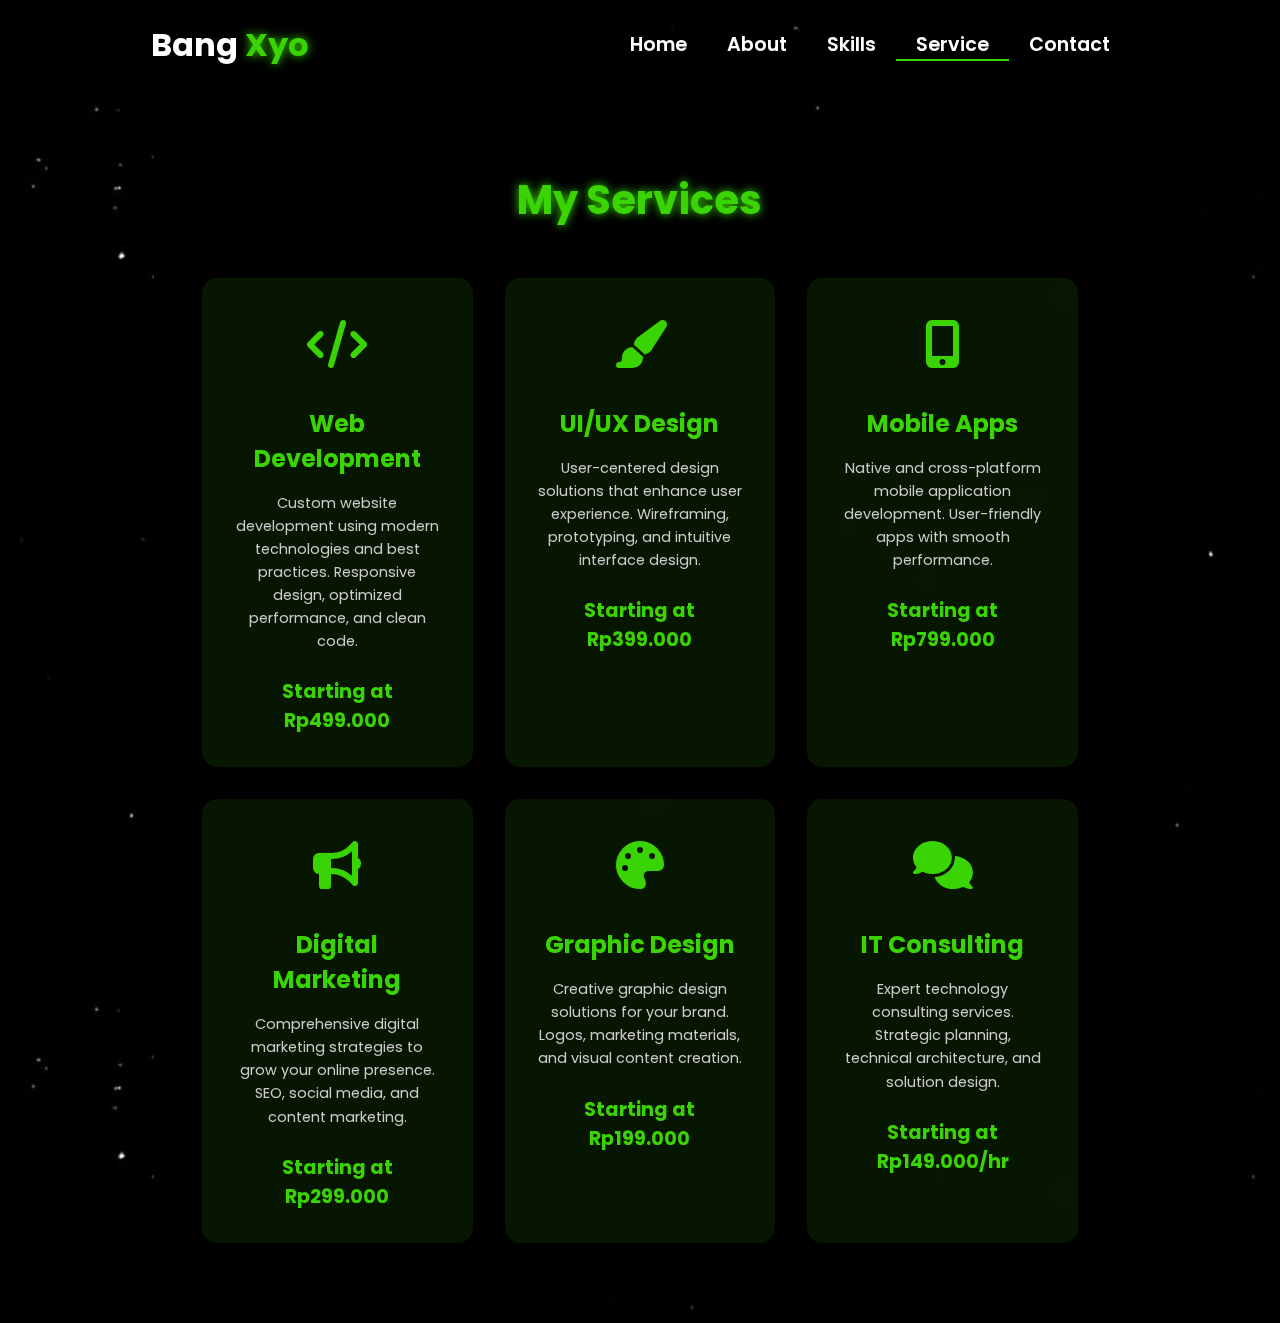
<file: service.html>
<!-- Subscribe Tamzidan Madiyin di YouTube -->

<!DOCTYPE html>
<html lang="en">
<head>
    <meta charset="UTF-8">
    <meta name="viewport" content="width=device-width, initial-scale=1.0">
    <link rel="stylesheet" href="https://cdnjs.cloudflare.com/ajax/libs/font-awesome/6.5.1/css/all.min.css">
    <link rel="stylesheet" href="https://unpkg.com/aos@next/dist/aos.css" />
    <style>
        @import url("https://fonts.googleapis.com/css2?family=Poppins:wght@100;200;300;400;500;600&display=swap");

        * {
            padding: 0;
            margin: 0;
            font-family: "Poppins", sans-serif;
            box-sizing: border-box;
        }

        body {
            width: 100%;
            height: 100vh;
            background-image: url("./img/background.jpg");
            background-size: cover;
            overflow: auto;
            position: relative;
        }

        nav {
            width: 100%;
            height: 10vh;
            position: relative;
            z-index: 1000;
        }

        .nav-container {
            width: 100%;
            height: 100%;
            display: flex;
            justify-content: space-around;
            align-items: center;
        }

        .logo {
            color: white;
            font-size: 2rem;
            font-weight: bold;
        }

        .logo span {
            color: rgb(58, 211, 3);
            text-shadow: 0 0 10px rgb(58, 211, 3);
        }

        .hamburg, .cancel {
            cursor: pointer;
            position: absolute;
            right: 15px;
            top: 10px;
            color: white;
            display: none;
            font-size: clamp(2.5rem, 0.5rem + 5vw, 3rem);
        }

        .nav-container .links {
            display: flex;
        }

        .nav-container .links a {
            font-size: 1.2rem;
            color: white;
            margin: 0 20px;
            text-decoration: none;
            font-weight: 550;
            transition: 0.3s linear;
        }

        .nav-container .links a:hover {
            color: rgb(58, 211, 3);
            border-bottom: 2px solid rgb(58, 211, 3);
        }

        .nav-container .links .active {
            color: rgb(58, 211, 3);
            border-bottom: 2px solid rgb(58, 211, 3);
        }

        .dropdown {
            z-index: 1000;
            position: fixed;
            top: 0;
            left: 0;
            right: 0;
            transform: translateY(-500px);
            width: 100%;
            height: auto;
            backdrop-filter: blur(4px) brightness(40%);
            box-shadow: 0 0 20px black;
            transition: 0.2s linear;
        }

        .dropdown .links a {
            display: flex;
            color: white;
            text-decoration: none;
            padding: 15px 0;
            justify-content: center;
            align-items: center;
            transition: 0.2s linear;
        }

        .dropdown .links a:hover {
            background-color: rgb(58, 211, 3);
        }

        /* Service Section Styles */
        .services-container {
            width: 100%;
            min-height: 90vh;
            display: flex;
            justify-content: center;
            align-items: center;
            padding: 2rem;
        }

        .services-content {
            width: 80%;
            max-width: 1200px;
            background: rgba(0, 0, 0, 0.7);
            backdrop-filter: blur(10px);
            border-radius: 20px;
            padding: 3rem;
            color: white;
        }

        .services-header {
            text-align: center;
            margin-bottom: 3rem;
        }

        .services-header h1 {
            font-size: 2.5rem;
            color: rgb(58, 211, 3);
            text-shadow: 0 0 10px rgb(58, 211, 3);
            margin-bottom: 1rem;
        }

        .services-grid {
            display: grid;
            grid-template-columns: repeat(3, 1fr);
            gap: 2rem;
        }

        .service-card {
            background: rgba(58, 211, 3, 0.1);
            border-radius: 15px;
            padding: 2rem;
            text-align: center;
            transition: all 0.3s ease;
            cursor: pointer;
        }

        .service-card:hover {
            transform: translateY(-10px);
            box-shadow: 0 0 20px rgba(58, 211, 3, 0.5);
        }

        .service-icon {
            font-size: 3rem;
            color: rgb(58, 211, 3);
            margin-bottom: 1.5rem;
        }

        .service-title {
            font-size: 1.5rem;
            color: rgb(58, 211, 3);
            margin-bottom: 1rem;
        }

        .service-description {
            font-size: 0.9rem;
            line-height: 1.6;
            color: #cccccc;
        }

        .service-price {
            margin-top: 1.5rem;
            font-size: 1.2rem;
            color: rgb(58, 211, 3);
            font-weight: bold;
        }

        @media (max-height: 800px) {
            body {
                height: auto;
                min-height: 100vh;
            }
            
            .services-container {
                height: auto;
                min-height: 90vh;
            }
        }

        @media (max-width: 884px) {
            .services-grid {
                grid-template-columns: repeat(2, 1fr);
            }
            
            nav .logo {
                position: absolute;
                top: 16px;
                left: 15px;
                font-size: 1.5rem;
            }

            .nav-container .links {
                display: none;
            }

            .hamburg, .cancel {
                display: block;
            }
        }

        @media (max-width: 640px) {
            .services-container {
                padding: 1rem;
            }

            .services-content {
                width: 95%;
                padding: 1.5rem;
            }

            .services-grid {
                grid-template-columns: 1fr;
            }

            .services-header h1 {
                font-size: 2rem;
            }

            .service-card {
                padding: 1.5rem;
            }
        }
    </style>
    <title>Services - Portfolio Website</title>
</head>
<body>
    <nav>
        <div class="nav-container">
            <div class="logo" data-aos="zoom-in" data-aos-duration="1500">
                Bang <span>Xyo</span>
            </div>
            <div class="links">
                <div class="link" data-aos="fade-up" data-aos-duration="1500" data-aos-delay="100"><a href="index.html">Home</a></div>
                <div class="link" data-aos="fade-up" data-aos-duration="1500" data-aos-delay="200"><a href="about.html">About</a></div>
                <div class="link" data-aos="fade-up" data-aos-duration="1500" data-aos-delay="300"><a href="skill.html">Skills</a></div>
                <div class="link active" data-aos="fade-up" data-aos-duration="1500" data-aos-delay="400"><a href="service.html">Service</a></div>
                <div class="link" data-aos="fade-up" data-aos-duration="1500" data-aos-delay="500"><a href="contact.html">Contact</a></div>
            </div>
        </div>
        <i class="fa-solid fa-bars hamburg" onclick="hamburg()"></i>
        <div class="dropdown">
            <div class="links">
                <a href="index.html">Home</a>
                <a href="about.html">About</a>
                <a href="skill.html">Skills</a>
                <a href="service.html">Service</a>
                <a href="contact.html">Contact</a>
                <i class="fa-solid fa-xmark cancel" onclick="cancel()"></i>
            </div>
        </div>
    </nav>

    <div class="services-container">
        <div class="services-content">
            <div class="services-header" data-aos="fade-down" data-aos-duration="1500">
                <h1>My Services</h1>
            </div>
            <div class="services-grid">
                <!-- Web Development -->
                <div class="service-card" data-aos="fade-up" data-aos-duration="1500" data-aos-delay="100">
                    <div class="service-icon">
                        <i class="fas fa-code"></i>
                    </div>
                    <h3 class="service-title">Web Development</h3>
                    <p class="service-description">Custom website development using modern technologies and best practices. Responsive design, optimized performance, and clean code.</p>
                    <div class="service-price">Starting at Rp499.000</div>
                </div>

                <!-- UI/UX Design -->
                <div class="service-card" data-aos="fade-up" data-aos-duration="1500" data-aos-delay="300">
                    <div class="service-icon">
                        <i class="fas fa-paint-brush"></i>
                    </div>
                    <h3 class="service-title">UI/UX Design</h3>
                    <p class="service-description">User-centered design solutions that enhance user experience. Wireframing, prototyping, and intuitive interface design.</p>
                    <div class="service-price">Starting at Rp399.000</div>
                </div>

                <!-- Mobile App Development -->
                <div class="service-card" data-aos="fade-up" data-aos-duration="1500" data-aos-delay="500">
                    <div class="service-icon">
                        <i class="fas fa-mobile-alt"></i>
                    </div>
                    <h3 class="service-title">Mobile Apps</h3>
                    <p class="service-description">Native and cross-platform mobile application development. User-friendly apps with smooth performance.</p>
                    <div class="service-price">Starting at Rp799.000</div>
                </div>

                <!-- Digital Marketing -->
                <div class="service-card" data-aos="fade-up" data-aos-duration="1500" data-aos-delay="700">
                    <div class="service-icon">
                        <i class="fas fa-bullhorn"></i>
                    </div>
                    <h3 class="service-title">Digital Marketing</h3>
                    <p class="service-description">Comprehensive digital marketing strategies to grow your online presence. SEO, social media, and content marketing.</p>
                    <div class="service-price">Starting at Rp299.000</div>
                </div>

                <!-- Graphic Design -->
                <div class="service-card" data-aos="fade-up" data-aos-duration="1500" data-aos-delay="900">
                    <div class="service-icon">
                        <i class="fas fa-palette"></i>
                    </div>
                    <h3 class="service-title">Graphic Design</h3>
                    <p class="service-description">Creative graphic design solutions for your brand. Logos, marketing materials, and visual content creation.</p>
                    <div class="service-price">Starting at Rp199.000</div>
                </div>

                <!-- Consulting -->
                <div class="service-card" data-aos="fade-up" data-aos-duration="1500" data-aos-delay="1100">
                    <div class="service-icon">
                        <i class="fas fa-comments"></i>
                    </div>
                    <h3 class="service-title">IT Consulting</h3>
                    <p class="service-description">Expert technology consulting services. Strategic planning, technical architecture, and solution design.</p>
                    <div class="service-price">Starting at Rp149.000/hr</div>
                </div>
            </div>
        </div>
    </div>

    <script src="https://unpkg.com/aos@next/dist/aos.js"></script>
    <script>
        AOS.init({offset: 0});
        
        function hamburg() {
            const navbar = document.querySelector(".dropdown")
            navbar.style.transform = "translateY(0px)"
        }
        
        function cancel() {
            const navbar = document.querySelector(".dropdown")
            navbar.style.transform = "translateY(-500px)"
        }
    </script>
</body>
</html>

<!-- Subscribe Tamzidan Madiyin di YouTube -->
</file>
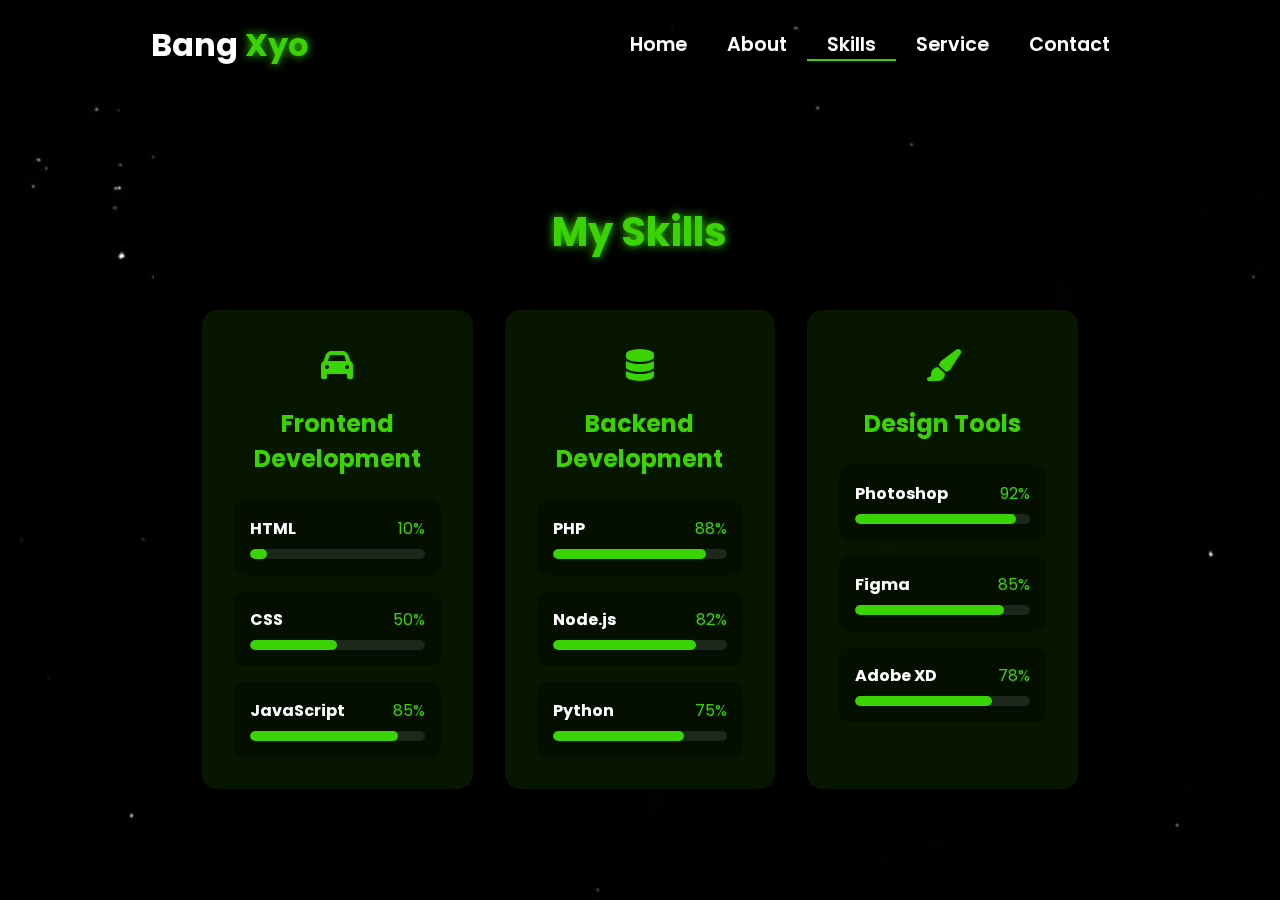
<file: skill.html>
<!-- Subscribe Tamzidan Madiyin di YouTube -->

<!DOCTYPE html>
<html lang="en">
<head>
    <meta charset="UTF-8">
    <meta name="viewport" content="width=device-width, initial-scale=1.0">
    <link rel="stylesheet" href="https://cdnjs.cloudflare.com/ajax/libs/font-awesome/6.5.1/css/all.min.css">
    <link rel="stylesheet" href="https://unpkg.com/aos@next/dist/aos.css" />
    <style>
        @import url("https://fonts.googleapis.com/css2?family=Poppins:wght@100;200;300;400;500;600&display=swap");

        * {
            padding: 0;
            margin: 0;
            font-family: "Poppins", sans-serif;
            box-sizing: border-box;
        }

        body {
            width: 100%;
            min-height: 100vh;
            background-image: url("./img/background.jpg");
            background-size: cover;
            overflow-x: hidden;
            position: relative;
        }

        nav {
            width: 100%;
            height: 10vh;
            position: relative;
            z-index: 1000;
        }

        .nav-container {
            width: 100%;
            height: 100%;
            display: flex;
            justify-content: space-around;
            align-items: center;
        }

        .logo {
            color: white;
            font-size: 2rem;
            font-weight: bold;
        }

        .logo span {
            color: rgb(58, 211, 3);
            text-shadow: 0 0 10px rgb(58, 211, 3);
        }

        .hamburg, .cancel {
            cursor: pointer;
            position: absolute;
            right: 15px;
            top: 10px;
            color: white;
            display: none;
            font-size: clamp(2.5rem, 0.5rem + 5vw, 3rem);
        }

        .nav-container .links {
            display: flex;
        }

        .nav-container .links a {
            font-size: 1.2rem;
            color: white;
            margin: 0 20px;
            text-decoration: none;
            font-weight: 550;
            transition: 0.3s linear;
        }

        .nav-container .links a:hover {
            color: rgb(58, 211, 3);
            border-bottom: 2px solid rgb(58, 211, 3);
        }

        .nav-container .links .active {
            color: rgb(58, 211, 3);
            border-bottom: 2px solid rgb(58, 211, 3);
        }

        .dropdown {
            z-index: 1000;
            position: fixed;
            top: 0;
            left: 0;
            right: 0;
            transform: translateY(-500px);
            width: 100%;
            height: auto;
            backdrop-filter: blur(4px) brightness(40%);
            box-shadow: 0 0 20px black;
            transition: 0.2s linear;
        }

        .dropdown .links a {
            display: flex;
            color: white;
            text-decoration: none;
            padding: 15px 0;
            justify-content: center;
            align-items: center;
            transition: 0.2s linear;
        }

        .dropdown .links a:hover {
            background-color: rgb(58, 211, 3);
        }

        /* Skills Section Styles */
        .skills-container {
            width: 100%;
            min-height: 90vh;
            display: flex;
            justify-content: center;
            align-items: center;
            padding: 2rem;
            position: relative;
            z-index: 1;
        }

        .skills-content {
            width: 80%;
            max-width: 1200px;
            background: rgba(0, 0, 0, 0.7);
            backdrop-filter: blur(10px);
            border-radius: 20px;
            padding: 3rem;
            color: white;
            /* box-shadow: 0 0 30px rgba(58, 211, 3, 0.3); */
        }

        .skills-header {
            text-align: center;
            margin-bottom: 3rem;
        }

        .skills-header h1 {
            font-size: 2.5rem;
            color: rgb(58, 211, 3);
            text-shadow: 0 0 10px rgb(58, 211, 3);
            margin-bottom: 1rem;
        }

        .skills-grid {
            display: grid;
            grid-template-columns: repeat(3, 1fr);
            gap: 2rem;
        }

        .skill-category {
            background: rgba(58, 211, 3, 0.1);
            border-radius: 15px;
            padding: 2rem;
            transition: 0.3s ease;
        }

        .skill-category:hover {
            transform: translateY(-10px);
            box-shadow: 0 0 20px rgba(58, 211, 3, 0.5);
        }

        .skill-category h2 {
            color: rgb(58, 211, 3);
            font-size: 1.5rem;
            margin-bottom: 1.5rem;
            text-align: center;
        }

        .skill-list {
            display: flex;
            flex-direction: column;
            gap: 1rem;
        }

        .skill-item {
            background: rgba(0, 0, 0, 0.3);
            border-radius: 10px;
            padding: 1rem;
        }

        .skill-info {
            display: flex;
            justify-content: space-between;
            margin-bottom: 0.5rem;
        }

        .skill-info h3 {
            font-size: 1rem;
            color: white;
        }

        .skill-info span {
            color: rgb(58, 211, 3);
        }

        .progress-bar {
            width: 100%;
            height: 10px;
            background: rgba(255, 255, 255, 0.1);
            border-radius: 5px;
            overflow: hidden;
        }

        .progress {
            height: 100%;
            background: rgb(58, 211, 3);
            border-radius: 5px;
            transition: width 1.5s ease-in-out;
        }

        .skill-icon {
            font-size: 2rem;
            color: rgb(58, 211, 3);
            margin-bottom: 1rem;
            text-align: center;
        }

        @media (max-width: 884px) {
            .skills-grid {
                grid-template-columns: repeat(2, 1fr);
            }
            
            nav .logo {
                position: absolute;
                top: 16px;
                left: 15px;
                font-size: 1.5rem;
                /* z-index: 1001; */
            }

            .nav-container .links {
                display: none;
            }

            .hamburg, .cancel {
                display: block;
                /* z-index: 1001; */
            }
        }

        @media (max-width: 440px) {
            .skills-container {
                padding: 1rem;
            }

            .skills-content {
                width: 95%;
                padding: 1.5rem;
            }

            .skills-grid {
                grid-template-columns: 1fr;
            }

            .skills-header h1 {
                font-size: 1.8rem;
            }

            .skill-category {
                padding: 1.5rem;
            }

            .skill-category h2 {
                font-size: 1.3rem;
            }

            .skill-icon {
                font-size: 1.5rem;
            }
        }
    </style>
    <title>Skills - Portfolio Website</title>
</head>
<body>
    <nav>
        <div class="nav-container">
            <div class="logo" data-aos="zoom-in" data-aos-duration="1500">
                Bang <span>Xyo</span>
            </div>
            <div class="links">
                <div class="link" data-aos="fade-up" data-aos-duration="1500" data-aos-delay="100"><a href="index.html">Home</a></div>
                <div class="link" data-aos="fade-up" data-aos-duration="1500" data-aos-delay="200"><a href="about.html">About</a></div>
                <div class="link active" data-aos="fade-up" data-aos-duration="1500" data-aos-delay="300"><a href="skill.html">Skills</a></div>
                <div class="link" data-aos="fade-up" data-aos-duration="1500" data-aos-delay="400"><a href="service.html">Service</a></div>
                <div class="link" data-aos="fade-up" data-aos-duration="1500" data-aos-delay="500"><a href="contact.html">Contact</a></div>
            </div>
        </div>
        <i class="fa-solid fa-bars hamburg" onclick="hamburg()"></i>
        <div class="dropdown">
            <div class="links">
                <a href="index.html">Home</a>
                <a href="about.html">About</a>
                <a href="skill.html">Skills</a>
                <a href="service.html">Service</a>
                <a href="contact.html">Contact</a>
                <i class="fa-solid fa-xmark cancel" onclick="cancel()"></i>
            </div>
        </div>
    </nav>

    <div class="skills-container">
        <div class="skills-content">
            <div class="skills-header" data-aos="fade-down" data-aos-duration="1500">
                <h1>My Skills</h1>
            </div>
            <div class="skills-grid">
                <!-- Frontend Development -->
                <div class="skill-category" data-aos="fade-up" data-aos-duration="1500" data-aos-delay="100">
                    <div class="skill-icon">
                        <i class="fa fa-car"></i>
                    </div>
                    <h2>Frontend Development</h2>
                    <div class="skill-list">
                        <div class="skill-item">
                            <div class="skill-info">
                                <h3>HTML</h3>
                                <span>10%</span>
                            </div>
                            <div class="progress-bar">
                                <div class="progress" style="width: 10%"></div>
                            </div>
                        </div>
                        <div class="skill-item">
                            <div class="skill-info">
                                <h3>CSS</h3>
                                <span>50%</span>
                            </div>
                            <div class="progress-bar">
                                <div class="progress" style="width: 50%"></div>
                            </div>
                        </div>
                        <div class="skill-item">
                            <div class="skill-info">
                                <h3>JavaScript</h3>
                                <span>85%</span>
                            </div>
                            <div class="progress-bar">
                                <div class="progress" style="width: 85%"></div>
                            </div>
                        </div>
                    </div>
                </div>

                <!-- Backend Development -->
                <div class="skill-category" data-aos="fade-up" data-aos-duration="1500" data-aos-delay="300">
                    <div class="skill-icon">
                        <i class="fas fa-database"></i>
                    </div>
                    <h2>Backend Development</h2>
                    <div class="skill-list">
                        <div class="skill-item">
                            <div class="skill-info">
                                <h3>PHP</h3>
                                <span>88%</span>
                            </div>
                            <div class="progress-bar">
                                <div class="progress" style="width: 88%"></div>
                            </div>
                        </div>
                        <div class="skill-item">
                            <div class="skill-info">
                                <h3>Node.js</h3>
                                <span>82%</span>
                            </div>
                            <div class="progress-bar">
                                <div class="progress" style="width: 82%"></div>
                            </div>
                        </div>
                        <div class="skill-item">
                            <div class="skill-info">
                                <h3>Python</h3>
                                <span>75%</span>
                            </div>
                            <div class="progress-bar">
                                <div class="progress" style="width: 75%"></div>
                            </div>
                        </div>
                    </div>
                </div>

                <!-- Design Tools -->
                <div class="skill-category" data-aos="fade-up" data-aos-duration="1500" data-aos-delay="500">
                    <div class="skill-icon">
                        <i class="fas fa-paint-brush"></i>
                    </div>
                    <h2>Design Tools</h2>
                    <div class="skill-list">
                        <div class="skill-item">
                            <div class="skill-info">
                                <h3>Photoshop</h3>
                                <span>92%</span>
                            </div>
                            <div class="progress-bar">
                                <div class="progress" style="width: 92%"></div>
                            </div>
                        </div>
                        <div class="skill-item">
                            <div class="skill-info">
                                <h3>Figma</h3>
                                <span>85%</span>
                            </div>
                            <div class="progress-bar">
                                <div class="progress" style="width: 85%"></div>
                            </div>
                        </div>
                        <div class="skill-item">
                            <div class="skill-info">
                                <h3>Adobe XD</h3>
                                <span>78%</span>
                            </div>
                            <div class="progress-bar">
                                <div class="progress" style="width: 78%"></div>
                            </div>
                        </div>
                    </div>
                </div>
            </div>
        </div>
    </div>

    <script src="https://unpkg.com/aos@next/dist/aos.js"></script>
    <script>
        AOS.init({offset: 0});
        
        function hamburg() {
            const navbar = document.querySelector(".dropdown")
            navbar.style.transform = "translateY(0px)"
        }
        
        function cancel() {
            const navbar = document.querySelector(".dropdown")
            navbar.style.transform = "translateY(-500px)"
        }
    </script>
</body>
</html>

<!-- Subscribe Tamzidan Madiyin di YouTube -->
</file>
<file: css/style.css>
/* Subscrbe YouTube Tamzidan Mahdiyin */

@import url("https://fonts.googleapis.com/css2?family=Poppins:wght@100;200;300;400;500;600&display=swap");

* {
  padding: 0;
  margin: 0;
  font-family: "Poppins", sans-serif;
  box-sizing: border-box;
}

body {
  width: 100%;
  height: 100vh;
  background-image: url("../img/background.jpg");
  overflow: hidden;
}

nav {
  width: 100%;
  height: 10vh;
  position: sticky;
}

.nav-container {
  width: 100%;
  height: 100%;
  display: flex;
  justify-content: space-around;
  align-items: center;
}

/* Subscrbe YouTube Tamzidan Mahdiyin */

.logo {
  color: white;
  font-size: 2rem;
  font-weight: bold;
}

.logo span {
  color: rgb(58, 211, 3);
  text-shadow: 0 0 10px rgb(58, 211, 3);
}

.hamburg,
.cancel {
  cursor: pointer;
  position: absolute;
  right: 15px;
  top: 10px;
  color: white;
  display: none;
  font-size: clamp(2.5rem, 0.5rem + 5vw, 3rem);
}

.nav-container .links {
  display: flex;
}

.nav-container .links a {
  font-size: 1.2rem;
  color: white;
  margin: 0 20px;
  text-decoration: none;
  font-weight: 550;
  transition: 0.3s linear;
}

.nav-container .links a:hover {
  color: rgb(58, 211, 3);
  border-bottom: 2px solid rgb(58, 211, 3);
}

.nav-container .links .active {
  color: rgb(58, 211, 3);
  border-bottom: 2px solid rgb(58, 211, 3);
}

.dropdown {
  z-index: 100;
  position: absolute;
  top: 0;
  transform: translateY(-500px);
  width: 100%;
  height: auto;
  backdrop-filter: blur(4px) brightness(40%);
  box-shadow: 0 0 20px black;
  transition: 0.2s linear;
}

.dropdown .links a {
  display: flex;
  color: white;
  text-decoration: none;
  padding: 15px 0;
  justify-content: center;
  align-items: center;
  transition: 0.2s linear;
}

.dropdown .links a:hover {
  background-color: rgb(58, 211, 3);
}

section {
  width: 100%;
  height: 90vh;
}

.main-container {
  width: 100%;
  height: 100%;
  display: flex;
  justify-content: space-evenly;
  align-items: center;
}

.main-container .content {
  color: white;
  width: 40%;
  min-height: 100px;
}

/* Subscrbe YouTube Tamzidan Mahdiyin */

.content h1 {
  font-size: clamp(1rem, 1rem + 5vw, 1.8rem);
}

.content h1 span {
  font-weight: 700;
  text-shadow: 0 0 10px rgb(58, 211, 3);
  color: rgb(58, 211, 3);
}

.content .typewriter {
  font-size: clamp(1rem, 1rem + 5vw, 2.5rem);
  font-weight: 700;
}

.typewriter span {
  color: rgb(58, 211, 3);
  text-shadow: 0 0 10px rgb(58, 211, 3);
}

.content p {
  font-size: clamp(0, 4rem, 0.2rem + 9vw, 1rem);
  margin: 10px 0;
}

.social-links i {
  display: inline-flex;
  justify-content: center;
  align-items: center;
  width: 3rem;
  height: 3rem;
  background-color: transparent;
  border: 0.2rem solid rgb(58, 211, 3);
  border-radius: 50%;
  color: rgb(58, 211, 3);
  margin: 0 15px;
  font-size: 1.5rem;
  transition: 0.2s linear;
}

.social-links i:hover {
  scale: 1.3;
  filter: drop-shadow(0 0 10px rgb(58, 211, 3));
  color: black;
  background-color: rgb(58, 211, 3);
  -webkit-filter: drop-shadow(0 0 10px rgb(58, 211, 3));
}

.content button {
  width: 50%;
  height: 6vh;
  margin: 30px;
  background-color: rgb(18 171 0);
  color: white;
  border: none;
  outline: none;
  font-size: 120%;
  font-weight: 700;
  border-radius: 5px;
  transition: 0.2s linear;
}

.content button:hover {
  scale: 1.1;
  color: rgb(58, 211, 3);
  border: 2px solid rgb(58, 211, 3);
  background-color: transparent;
  font-weight: 700;
  box-shadow: 0 0 40px 5px rgb(58, 211, 3);
}

.main-container .image {
  width: 50vh;
  height: 50vh;
  border-radius: 100%;
  overflow: hidden;
  box-shadow: 0 0 50px rgb(58, 211, 3);
}

.main-container .image img {
  width: 100%;
  height: 100%;
}

.main-container .image:hover {
  animation: animate 1.5s ease-in-out infinite;
  -webkit-animation: animate 1.5s ease-in-out infinite;
}

@keyframes animate {
  0% {
    scale: 1;
  }
  50% {
    scale: 1.05;
  }
  100% {
    scale: 1;
  }
}

@media (max-width: 884px) {
  nav .logo {
    position: absolute;
    top: 16px;
    left: 15px;
    font-size: 1.5rem;
  }

  .main-container {
    display: flex;
    flex-direction: column-reverse;
  }

  .nav-container .links {
    display: none;
  }

  .hamburg,
  .cancel {
    display: block;
  }

  .main-container .content {
    width: 80%;
  }
  .social-links i {
    width: 2.5rem;
    height: 2.5rem;
    font-size: 1.5rem;
  }

  .main-container .image {
    z-index: -1;
    width: 50%;
    height: 80%;
  }
}

@media (max-width: 440px) {
  .main-container .image {
    width: 60%;
    height: 30%;
  }

  .main-container .content {
    width: 80%;
  }

  .main-container button {
    margin-top: 15px;
  }
}
/* Subscrbe YouTube Tamzidan Mahdiyin */
</file>
